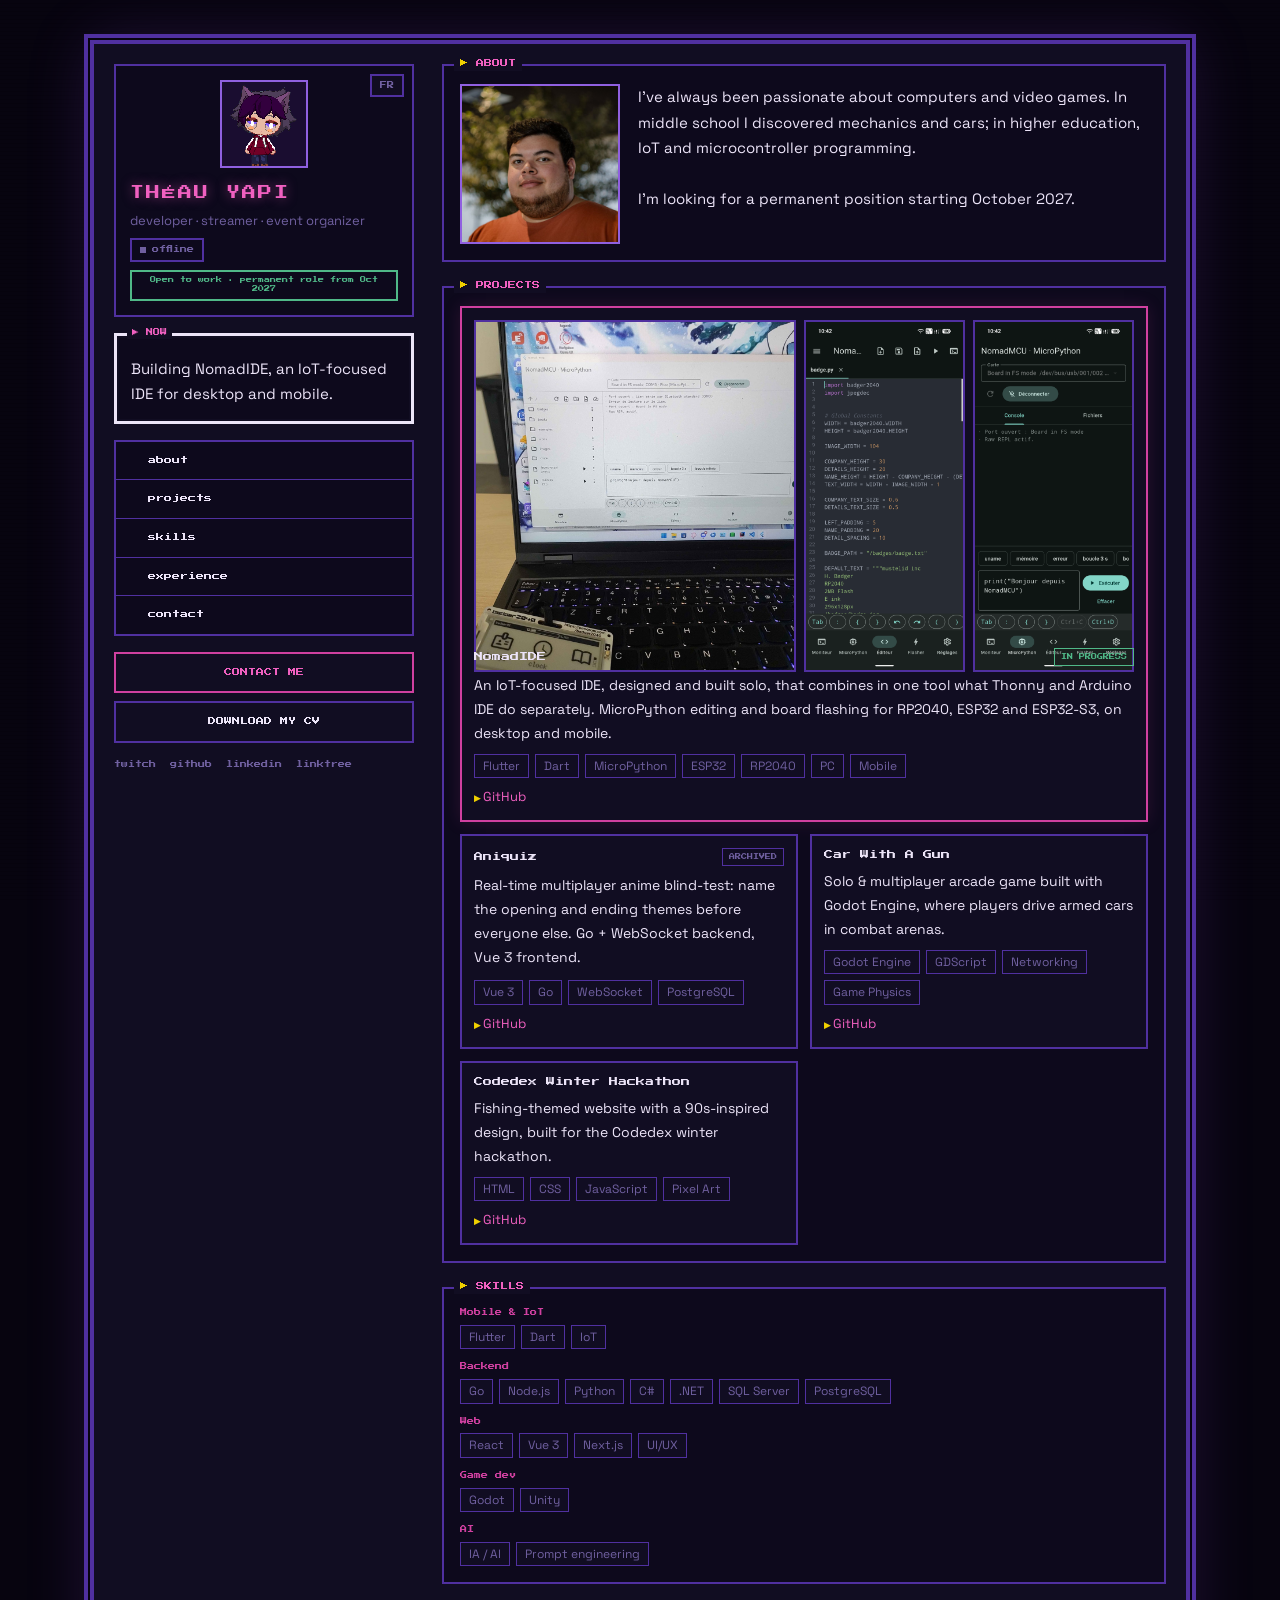
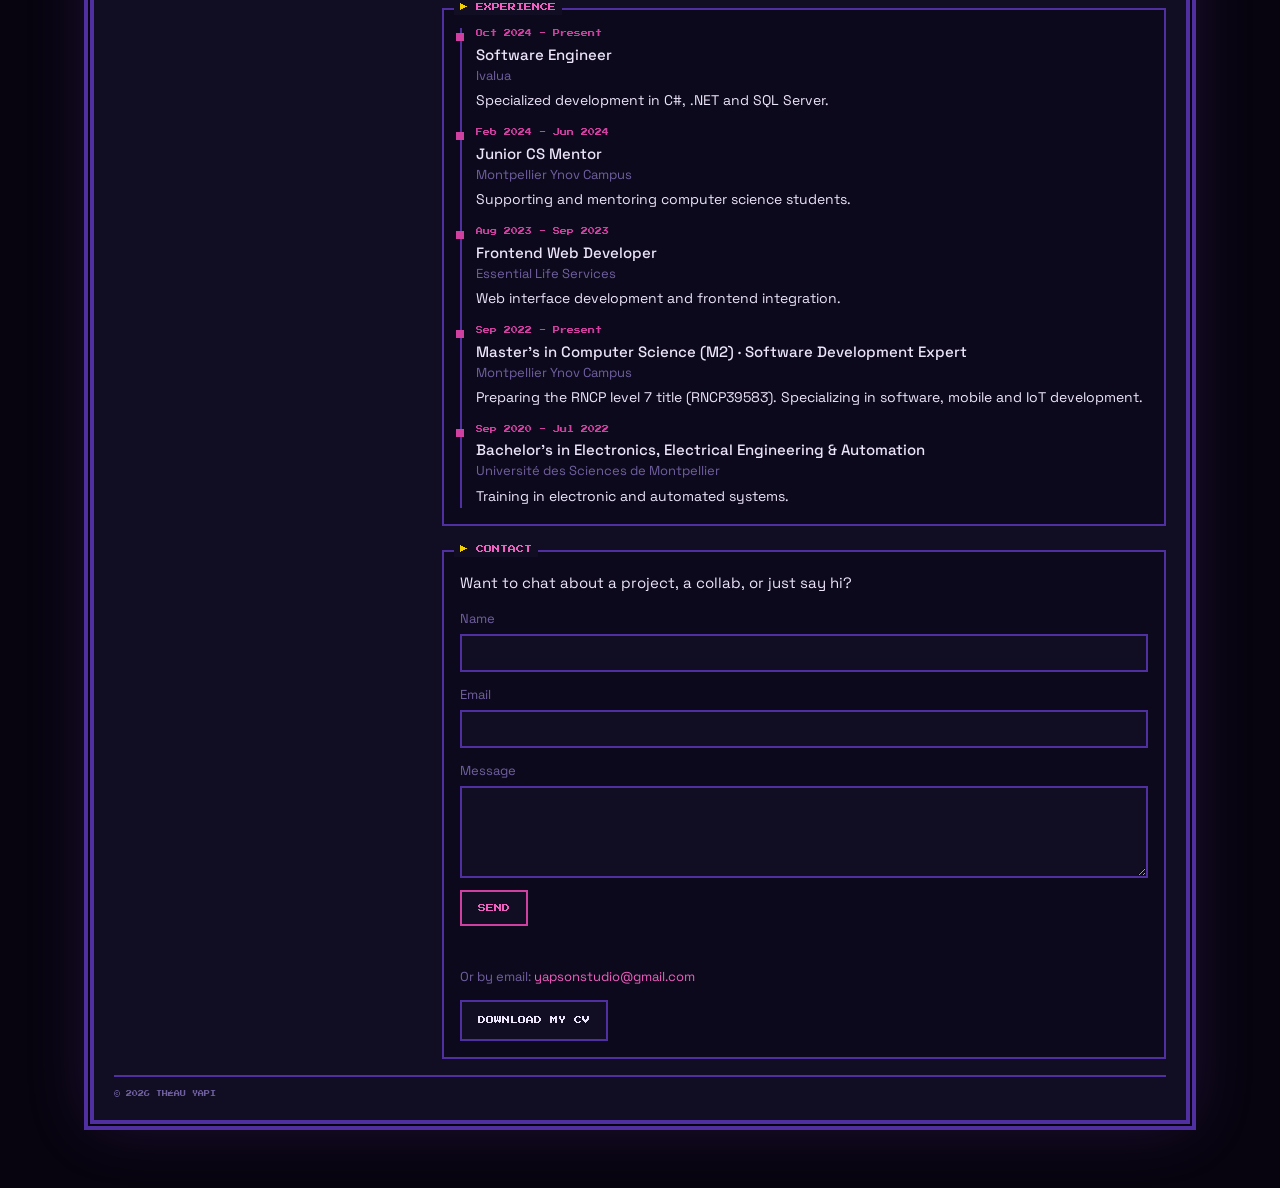
<file: index.html>
<!DOCTYPE html>
<html lang="fr">
<head>
    <meta charset="UTF-8">
    <meta name="viewport" content="width=device-width, initial-scale=1.0">
    <title data-i18n="meta.title">Théau Yapi | Portfolio</title>

    <meta name="description" data-i18n-content="meta.description" content="Portfolio de Théau Yapi — développeur, streamer et organisateur d'événements.">
    <meta name="author" content="Théau Yapi">
    <meta name="theme-color" content="#110d22">

    <meta property="og:type" content="website">
    <meta property="og:title" content="Théau Yapi | Portfolio">
    <meta property="og:description" content="Développeur, streamer et organisateur d'événements — projets et expériences.">
    <meta property="og:image" content="https://portfolio.yatokishi.com/assets/img/avatar.png">
    <meta property="og:url" content="https://portfolio.yatokishi.com/">
    <meta property="og:locale" content="fr_FR">

    <meta name="twitter:card" content="summary">
    <meta name="twitter:title" content="Théau Yapi | Portfolio">
    <meta name="twitter:description" content="Développeur, streamer et organisateur d'événements — projets et expériences.">
    <meta name="twitter:image" content="https://portfolio.yatokishi.com/assets/img/avatar.png">

    <link rel="icon" type="image/png" href="assets/img/avatar.png">
    <link rel="preconnect" href="https://fonts.googleapis.com">
    <link href="https://fonts.googleapis.com/css2?family=Press+Start+2P&family=Space+Grotesk:wght@400;500&display=swap" rel="stylesheet">
    <link rel="stylesheet" href="styles.css">
</head>
<body>
    <div class="crt-lines" aria-hidden="true"></div>

    <main class="wrap">
        <div class="panel">
          <div class="layout">
          <aside class="sidebar">

            <!-- Portrait + infos -->
            <header class="npc-row">
                <a href="https://linktree.yatokishi.com" target="_blank" rel="noopener" class="portrait" title="Tous mes liens" data-i18n-title="header.links">
                    <img src="assets/img/avatar.png" alt="Théau" class="sprite-img">
                </a>
                <div class="npc-info">
                    <h1 class="npc-name">THÉAU YAPI</h1>
                    <div class="npc-class" data-i18n="tagline">développeur · streamer · organisateur d'événements</div>
                    <a id="twitch-status" href="https://twitch.tv/yatokishi" target="_blank" rel="noopener" class="twitch-badge offline" title="Twitch">
                        <span class="twitch-dot"></span>
                        <span class="twitch-label">offline</span>
                    </a>
                    <div class="availability" data-i18n="available">CDI · dès oct. 2027</div>
                </div>
                <button type="button" id="lang-toggle" class="lang-toggle" aria-label="Changer de langue">EN</button>
            </header>

            <!-- Now -->
            <div class="dialog">
                <div class="dialog-speaker">▶ NOW</div>
                <p class="dialog-body" data-i18n="now">Je code un JRPG sur Godot et je fais grandir <a href="https://aniquiz.fr" target="_blank" rel="noopener">Aniquiz</a>, mon blindtest anime multijoueur.</p>
            </div>

            <!-- Navigation -->
            <nav class="menu" id="primary-nav">
                <a href="#about" class="menu-item"><span class="sel">▶</span><span class="lbl" data-i18n="nav.about">à propos</span></a>
                <a href="#projects" class="menu-item"><span class="sel">▶</span><span class="lbl" data-i18n="nav.projects">projets</span></a>
                <a href="#skills" class="menu-item"><span class="sel">▶</span><span class="lbl" data-i18n="nav.skills">compétences</span></a>
                <a href="#experiences" class="menu-item"><span class="sel">▶</span><span class="lbl" data-i18n="nav.experiences">expériences</span></a>
                <a href="#contact" class="menu-item"><span class="sel">▶</span><span class="lbl" data-i18n="nav.contact">contact</span></a>
            </nav>

            <div class="side-cta">
                <a href="#contact" class="btn" data-i18n="cta.contact">ME CONTACTER</a>
                <a href="assets/cv.pdf" download class="btn btn-ghost" data-i18n="contact.cv">TÉLÉCHARGER MON CV</a>
            </div>

            <div class="side-links">
                <a href="https://twitch.tv/yatokishi" target="_blank" rel="noopener">twitch</a>
                <a href="https://github.com/leyapson" target="_blank" rel="noopener">github</a>
                <a href="https://www.linkedin.com/in/theau-yapi/" target="_blank" rel="noopener">linkedin</a>
                <a href="https://linktree.yatokishi.com" target="_blank" rel="noopener">linktree</a>
            </div>
          </aside>

          <div class="content">

            <section id="about" class="block">
                <h2 class="block-title" data-i18n="about.title">À PROPOS</h2>
                <img src="assets/img/theau.jpg" alt="Portrait de Théau Yapi" data-i18n-alt="about.photo" class="about-photo" width="160" height="160" loading="lazy">
                <p data-i18n="about.body">J'ai toujours été passionné par l'informatique et les jeux vidéo. Au collège, j'ai découvert la mécanique et l'automobile ; dans le supérieur, l'IoT et la programmation de microcontrôleurs.<br><br>Je cherche un CDI à partir d'octobre 2027.</p>
            </section>

            <section id="projects" class="block">
                <h2 class="block-title" data-i18n="projects.title">PROJETS</h2>
                <div id="projects-grid" class="projects-grid"><!-- rempli par projects.js --></div>
            </section>

            <section id="skills" class="block">
                <h2 class="block-title" data-i18n="skills.title">COMPÉTENCES</h2>
                <div class="skill-group">
                    <h3 data-i18n="skills.mobile">Mobile & IoT</h3>
                    <div class="tags"><span class="tag">Flutter</span><span class="tag">Dart</span><span class="tag">IoT</span></div>
                </div>
                <div class="skill-group">
                    <h3 data-i18n="skills.backend">Backend</h3>
                    <div class="tags"><span class="tag">Go</span><span class="tag">Node.js</span><span class="tag">Python</span><span class="tag">C#</span><span class="tag">.NET</span><span class="tag">SQL Server</span><span class="tag">PostgreSQL</span></div>
                </div>
                <div class="skill-group">
                    <h3 data-i18n="skills.web">Web</h3>
                    <div class="tags"><span class="tag">React</span><span class="tag">Vue 3</span><span class="tag">Next.js</span><span class="tag">UI/UX</span></div>
                </div>
                <div class="skill-group">
                    <h3 data-i18n="skills.game">Jeu vidéo</h3>
                    <div class="tags"><span class="tag">Godot</span><span class="tag">Unity</span></div>
                </div>
                <div class="skill-group">
                    <h3 data-i18n="skills.ai">IA</h3>
                    <div class="tags"><span class="tag">IA / AI</span><span class="tag">Prompt engineering</span></div>
                </div>
            </section>

            <section id="experiences" class="block">
                <h2 class="block-title" data-i18n="experiences.title">EXPÉRIENCES</h2>
                <ul class="timeline">
                    <li>
                        <div class="exp-date" data-i18n="exp.ivalua.date">Oct 2024 - Présent</div>
                        <h3 data-i18n="exp.ivalua.title">Ingénieur Études et Développement</h3>
                        <div class="exp-place">Ivalua</div>
                        <p data-i18n="exp.ivalua.body">Développement spécialisé en C#, .NET, et SQL Server.</p>
                    </li>
                    <li>
                        <div class="exp-date" data-i18n="exp.mentor.date">Fev 2024 - Juin 2024</div>
                        <h3 data-i18n="exp.mentor.title">Mentor Junior Informatique</h3>
                        <div class="exp-place">Montpellier Ynov Campus</div>
                        <p data-i18n="exp.mentor.body">Accompagnement et mentorat auprès des étudiants en informatique.</p>
                    </li>
                    <li>
                        <div class="exp-date" data-i18n="exp.els.date">Août 2023 - Sep 2023</div>
                        <h3 data-i18n="exp.els.title">Développeur Web Front-end</h3>
                        <div class="exp-place">Essential Life Services</div>
                        <p data-i18n="exp.els.body">Développement d'interfaces web et intégration front-end.</p>
                    </li>
                    <li>
                        <div class="exp-date" data-i18n="exp.ynov.date">Sep 2022 - Présent</div>
                        <h3 data-i18n="exp.ynov.title">Mastère Informatique (M2) · Expert en développement logiciel</h3>
                        <div class="exp-place">Montpellier Ynov Campus</div>
                        <p data-i18n="exp.ynov.body">Titre RNCP niveau 7 (RNCP39583) en préparation. Spécialisation en développement logiciel, mobile et IoT.</p>
                    </li>
                    <li>
                        <div class="exp-date" data-i18n="exp.eea.date">Sep 2020 - Juil 2022</div>
                        <h3 data-i18n="exp.eea.title">Licence en Électronique, Électrotechnique et Automatisation</h3>
                        <div class="exp-place">Université des Sciences de Montpellier</div>
                        <p data-i18n="exp.eea.body">Formation en systèmes électroniques et automatisés.</p>
                    </li>
                </ul>
            </section>

            <section id="contact" class="block">
                <h2 class="block-title" data-i18n="contact.title">CONTACT</h2>
                <p data-i18n="contact.intro">Envie de discuter d'un projet, d'une collaboration ou juste de dire bonjour ?</p>

                <form id="contact-form" class="contact-form" action="https://formspree.io/f/xbdbzedb" method="POST">
                    <label>
                        <span data-i18n="contact.name">Nom</span>
                        <input type="text" name="name" required maxlength="80">
                    </label>
                    <label>
                        <span data-i18n="contact.email">Email</span>
                        <input type="email" name="email" required>
                    </label>
                    <label>
                        <span data-i18n="contact.message">Message</span>
                        <textarea name="message" rows="4" required maxlength="2000"></textarea>
                    </label>
                    <button type="submit" class="btn" data-i18n="contact.send">Envoyer</button>
                    <p class="form-status" role="status"></p>
                </form>

                <p class="contact-fallback" data-i18n="contact.fallback">Ou par mail : <a href="mailto:yapsonstudio@gmail.com">yapsonstudio@gmail.com</a></p>
                <a href="assets/cv.pdf" download class="btn btn-ghost" data-i18n="contact.cv">Télécharger mon CV</a>
            </section>

          </div>
          </div>

            <footer class="status-bar">
                <span>© 2026 THÉAU YAPI</span>
                            </footer>

        </div>
    </main>

    <script src="i18n.js" defer></script>
    <script src="projects.js" defer></script>
    <script src="contact-form.js" defer></script>
    <script src="twitch-status.js" defer></script>
</body>
</html>
</file>
<file: styles.css>
/* Portfolio — même univers que le linktree ("YATO OS") */

*, *::before, *::after { box-sizing: border-box; margin: 0; padding: 0; }

:root {
  --bg:          #07040f;
  --panel:       #110d22;
  --panel-inner: #0d091c;
  --border:      #5030a0;
  --border-hi:   #9060e0;
  --gold:        #d4a020;
  --pink:        #d040a0;
  --pink-hi:     #f060c0;
  --text:        #ece4f8;
  --text-dim:    #7060a0;
  --red:         #e03068;
  --green:       #50b888;
  --yellow:      #f0d000;
  --font-pixel:  'Press Start 2P', 'Courier New', monospace;
  --font-body:   'Space Grotesk', sans-serif;
}

html { scroll-behavior: smooth; }

html, body {
  min-height: 100vh;
  background: var(--bg);
  color: var(--text);
  font-family: var(--font-body);
  font-size: 15px;
  line-height: 1.7;
}

/* grille pixel */
body::before {
  content: '';
  position: fixed;
  inset: 0;
  z-index: -1;
  background-image:
    linear-gradient(rgba(144, 80, 220, 0.06) 1px, transparent 1px),
    linear-gradient(90deg, rgba(144, 80, 220, 0.06) 1px, transparent 1px);
  background-size: 32px 32px;
}

/* scanlines CRT, derrière le panneau : le contenu et les images restent nets */
.crt-lines {
  position: fixed;
  inset: 0;
  pointer-events: none;
  z-index: 0;
  background: repeating-linear-gradient(
    to bottom,
    transparent 0, transparent 3px,
    rgba(0, 0, 0, 0.12) 3px, rgba(0, 0, 0, 0.12) 4px
  );
}

a { color: var(--pink-hi); text-decoration: none; }
a:hover { text-decoration: underline; }
a:focus-visible, button:focus-visible, input:focus-visible, textarea:focus-visible {
  outline: 2px solid var(--yellow);
  outline-offset: 2px;
}

/* ── Layout ── */
.wrap {
  position: relative;
  z-index: 1;
  min-height: 100vh;
  display: flex;
  justify-content: center;
  align-items: flex-start;
  padding: 40px 16px 64px;
}

.panel {
  width: 100%;
  max-width: 1100px;
  background: var(--panel);
  border: 4px solid var(--border);
  box-shadow:
    0 0 0 2px var(--bg),
    0 0 0 6px var(--border),
    0 0 60px rgba(144, 80, 220, 0.2);
  padding: 20px;
  display: flex;
  flex-direction: column;
  gap: 16px;
}

/* ── Layout 2 colonnes ── */
.layout { display: flex; flex-direction: column; gap: 24px; }
.sidebar { display: flex; flex-direction: column; gap: 16px; }
.content { display: flex; flex-direction: column; gap: 24px; min-width: 0; }
.side-links { display: flex; gap: 14px; flex-wrap: wrap; font-family: var(--font-pixel); font-size: 7px; }
.side-links a { color: var(--text-dim); }
.side-links a:hover { color: var(--pink-hi); }

@media (min-width: 900px) {
  .layout { flex-direction: row; align-items: flex-start; gap: 28px; }
  .sidebar { width: 300px; flex-shrink: 0; position: sticky; top: 24px; }
  .content { flex: 1; }
  .npc-row { flex-direction: column; text-align: center; padding-top: 22px; }
  .npc-info { align-items: center; }
}

/* ── Header ── */
.npc-row {
  position: relative;
  display: flex;
  gap: 16px;
  align-items: center;
  padding: 14px;
  background: var(--panel-inner);
  border: 2px solid var(--border);
}

.portrait {
  flex-shrink: 0;
  width: 88px;
  height: 88px;
  background: #1a0d30;
  border: 2px solid var(--border-hi);
  display: flex;
  align-items: center;
  justify-content: center;
  overflow: hidden;
}

.sprite-img {
  width: 84px;
  height: 84px;
  object-fit: contain;
  image-rendering: pixelated;
}

.npc-info { display: flex; flex-direction: column; gap: 8px; flex: 1; min-width: 0; align-items: flex-start; }

.npc-name {
  font-family: var(--font-pixel);
  font-size: 14px;
  font-weight: normal;
  color: var(--pink-hi);
  text-shadow: 0 0 12px rgba(240, 96, 192, 0.5);
  letter-spacing: 2px;
  line-height: 1.4;
}

.npc-class { font-size: 13px; color: var(--text-dim); line-height: 1.4; }

.lang-toggle {
  position: absolute;
  top: 8px;
  right: 8px;
  font-family: var(--font-pixel);
  font-size: 7px;
  padding: 6px 8px;
  background: var(--panel);
  border: 2px solid var(--border);
  color: var(--text-dim);
  cursor: pointer;
}
.lang-toggle:hover { border-color: var(--border-hi); color: var(--pink-hi); }

/* badge Twitch */
.twitch-badge {
  display: inline-flex;
  align-items: center;
  gap: 6px;
  font-family: var(--font-pixel);
  font-size: 7px;
  padding: 4px 8px;
  border: 2px solid var(--border);
  color: var(--text-dim);
  text-decoration: none !important;
}
.twitch-dot { width: 6px; height: 6px; background: var(--text-dim); }
.twitch-badge.live { border-color: var(--red); color: var(--red); }
.twitch-badge.live .twitch-dot { background: var(--red); animation: blink 1s step-end infinite; }

@keyframes blink { 0%, 49% { opacity: 1; } 50%, 100% { opacity: 0; } }

/* ── Dialogue "now" ── */
.dialog {
  position: relative;
  background: var(--panel-inner);
  border: 3px solid var(--text);
  box-shadow: inset 0 0 0 2px var(--panel);
  padding: 20px 14px 14px;
}
.dialog-speaker {
  position: absolute;
  top: -9px;
  left: 10px;
  font-family: var(--font-pixel);
  font-size: 7px;
  background: var(--panel);
  padding: 0 5px;
  color: var(--pink-hi);
}

/* ── Menu de navigation ── */
.menu {
  display: flex;
  flex-direction: column;
  background: var(--panel-inner);
  border: 2px solid var(--border);
}
.menu-item {
  display: flex;
  align-items: center;
  gap: 10px;
  padding: 12px;
  color: var(--text);
  text-decoration: none !important;
  border-bottom: 1px solid var(--border);
  font-family: var(--font-pixel);
  font-size: 8px;
  transition: background 0.08s;
}
.menu-item:last-child { border-bottom: none; }
.menu-item:hover, .menu-item:focus-visible { background: #261450; outline: none; }
.menu-item .sel { color: var(--yellow); visibility: hidden; width: 10px; }
.menu-item:hover .sel, .menu-item:focus-visible .sel { visibility: visible; }

/* ── Sections ── */
.block {
  background: var(--panel-inner);
  border: 2px solid var(--border);
  padding: 18px 16px 16px;
  position: relative;
  scroll-margin-top: 16px;
  display: flex;
  flex-direction: column;
  gap: 12px;
}
.block-title {
  position: absolute;
  top: -9px;
  left: 10px;
  font-family: var(--font-pixel);
  font-size: 8px;
  font-weight: normal;
  background: var(--panel);
  padding: 0 6px;
  color: var(--pink-hi);
}
.block-title::before { content: '▶ '; color: var(--yellow); }

/* ── Tags ── */
.tags { display: flex; flex-wrap: wrap; gap: 6px; }
.tag {
  font-size: 12px;
  padding: 1px 8px;
  border: 1px solid var(--border);
  color: var(--text-dim);
  background: var(--panel);
}

/* ── Projets ── */
.projects-grid { display: grid; grid-template-columns: 1fr; gap: 12px; }
@media (min-width: 640px) { .projects-grid { grid-template-columns: 1fr 1fr; } .project.featured { grid-column: 1 / -1; } }

.project {
  padding: 12px;
  background: var(--panel);
  border: 2px solid var(--border);
  display: flex;
  flex-direction: column;
  gap: 8px;
}
.project.featured { border-color: var(--pink); box-shadow: 0 0 16px rgba(208, 64, 160, 0.15); }
.shots { display: grid; grid-template-columns: 1fr 1fr; gap: 8px; }
.shot { display: block; padding: 0; background: none; border: 0; cursor: zoom-in; min-width: 0; }
.shot img { width: 100%; height: 100%; object-fit: cover; border: 2px solid var(--border); background: var(--panel-inner); display: block; transition: border-color 0.08s; }
.shot:hover img, .shot:focus-visible img { border-color: var(--pink-hi); }
.shot:first-child { grid-column: 1 / -1; aspect-ratio: 16 / 9; }
.shot:first-child img { object-position: 50% 30%; }
.shot:not(:first-child) { aspect-ratio: 9 / 16; }
.shot:not(:first-child) img { object-position: top; }
@media (min-width: 640px) {
  .shots { grid-template-columns: 2fr 1fr 1fr; height: 320px; }
  .shot:first-child { grid-column: auto; aspect-ratio: auto; }
  .shot:not(:first-child) { aspect-ratio: auto; }
}

/* ── Lightbox ── */
.lightbox { margin: auto; max-width: 96vw; max-height: 96vh; background: var(--panel); border: 4px solid var(--border); padding: 8px; color: var(--text); cursor: zoom-out; }
.lightbox::backdrop { background: rgba(7, 4, 15, 0.92); }
.lightbox img { display: block; max-width: calc(96vw - 24px); max-height: calc(96vh - 24px); width: auto; height: auto; }
.lightbox-close { position: absolute; top: 12px; right: 12px; font-family: var(--font-pixel); font-size: 10px; padding: 8px 10px; background: var(--panel); border: 2px solid var(--border-hi); color: var(--text); cursor: pointer; }
.lightbox-close:hover { color: var(--pink-hi); border-color: var(--pink-hi); }
.project-head { display: flex; align-items: center; justify-content: space-between; gap: 8px; flex-wrap: wrap; }
.status { font-family: var(--font-pixel); font-size: 6px; padding: 3px 6px; border: 1px solid; }
.status-wip { color: var(--green); border-color: var(--green); }
.status-archived { color: var(--text-dim); border-color: var(--border); }
.project h3 { font-family: var(--font-pixel); font-size: 9px; font-weight: normal; color: var(--text); line-height: 1.6; }
.project p { font-size: 14px; color: var(--text); flex: 1; }
.project-links { display: flex; flex-wrap: wrap; gap: 14px; font-size: 13px; }
.project-links a::before { content: '▶ '; font-size: 9px; color: var(--yellow); }

/* ── Expériences ── */
.timeline { list-style: none; display: flex; flex-direction: column; gap: 14px; border-left: 2px solid var(--border); padding-left: 14px; }
.timeline li { position: relative; }
.timeline li::before {
  content: '';
  position: absolute;
  left: -20px;
  top: 5px;
  width: 8px;
  height: 8px;
  background: var(--pink);
}
.exp-date { font-family: var(--font-pixel); font-size: 7px; color: var(--pink); margin-bottom: 4px; }
.timeline h3 { font-size: 15px; font-weight: 500; line-height: 1.4; }
.exp-place { font-size: 13px; color: var(--text-dim); }
.timeline p { font-size: 14px; margin-top: 2px; }

/* ── Contact ── */
.contact-form { display: flex; flex-direction: column; gap: 12px; }
.contact-form label { display: flex; flex-direction: column; gap: 4px; font-size: 13px; color: var(--text-dim); }
.contact-form input, .contact-form textarea {
  font-family: var(--font-body);
  font-size: 14px;
  background: var(--panel);
  color: var(--text);
  border: 2px solid var(--border);
  padding: 8px 10px;
  resize: vertical;
}
.contact-form input:focus, .contact-form textarea:focus { border-color: var(--border-hi); }

.btn {
  align-self: flex-start;
  font-family: var(--font-pixel);
  font-size: 8px;
  padding: 12px 16px;
  background: var(--panel);
  border: 2px solid var(--pink);
  color: var(--pink-hi);
  cursor: pointer;
  text-decoration: none !important;
  transition: background 0.08s, box-shadow 0.08s;
}
.btn:hover { background: #3a1060; box-shadow: 0 0 16px rgba(208, 64, 160, 0.3); }
.btn-ghost { border-color: var(--border); color: var(--text); }
.btn-ghost:hover { background: #261450; border-color: var(--border-hi); box-shadow: none; }

.form-status { font-size: 13px; min-height: 1.2em; }
.form-status.success { color: var(--green); }
.form-status.error { color: var(--red); }
.contact-fallback { font-size: 13px; color: var(--text-dim); }

/* ── Pied de page ── */
.status-bar {
  display: flex;
  justify-content: space-between;
  align-items: center;
  flex-wrap: wrap;
  gap: 8px;
  padding-top: 12px;
  border-top: 2px solid var(--border);
  font-family: var(--font-pixel);
  font-size: 6px;
  color: var(--text-dim);
}
.status-bar .links { display: flex; gap: 14px; }
.status-bar a { color: var(--text-dim); }
.status-bar a:hover { color: var(--pink-hi); }

/* ── 404 ── */
.lost { text-align: center; align-items: center; padding: 32px 20px; }
.lost .big { font-family: var(--font-pixel); font-size: 32px; color: var(--pink-hi); text-shadow: 0 0 16px rgba(240, 96, 192, 0.5); }
.lost .code { font-family: var(--font-pixel); font-size: 6px; color: var(--text-dim); }

@media (max-width: 480px) {
  .panel { padding: 14px; }
  .npc-row { flex-direction: column; text-align: center; padding-top: 22px; }
  .npc-info { align-items: center; }
  .npc-name { font-size: 11px; }
}

@media (prefers-reduced-motion: reduce) {
  html { scroll-behavior: auto; }
  .twitch-badge.live .twitch-dot { animation: none; }
}

.skill-group { display: flex; flex-direction: column; gap: 6px; }
.skill-group h3 { font-family: var(--font-pixel); font-size: 7px; font-weight: normal; color: var(--pink); }

.availability { font-family: var(--font-pixel); font-size: 6px; line-height: 1.6; color: var(--green); border: 2px solid var(--green); padding: 4px 8px; }
.side-cta { display: flex; flex-direction: column; gap: 8px; }
.side-cta .btn { align-self: stretch; text-align: center; }

/* ── À propos ── */
.about-photo { width: 160px; height: 160px; object-fit: cover; border: 2px solid var(--border-hi); display: block; }
@media (min-width: 640px) {
  #about { flex-direction: row; align-items: flex-start; gap: 18px; }
  #about .block-title { position: absolute; }
  #about .about-photo { flex-shrink: 0; }
}
</file>
